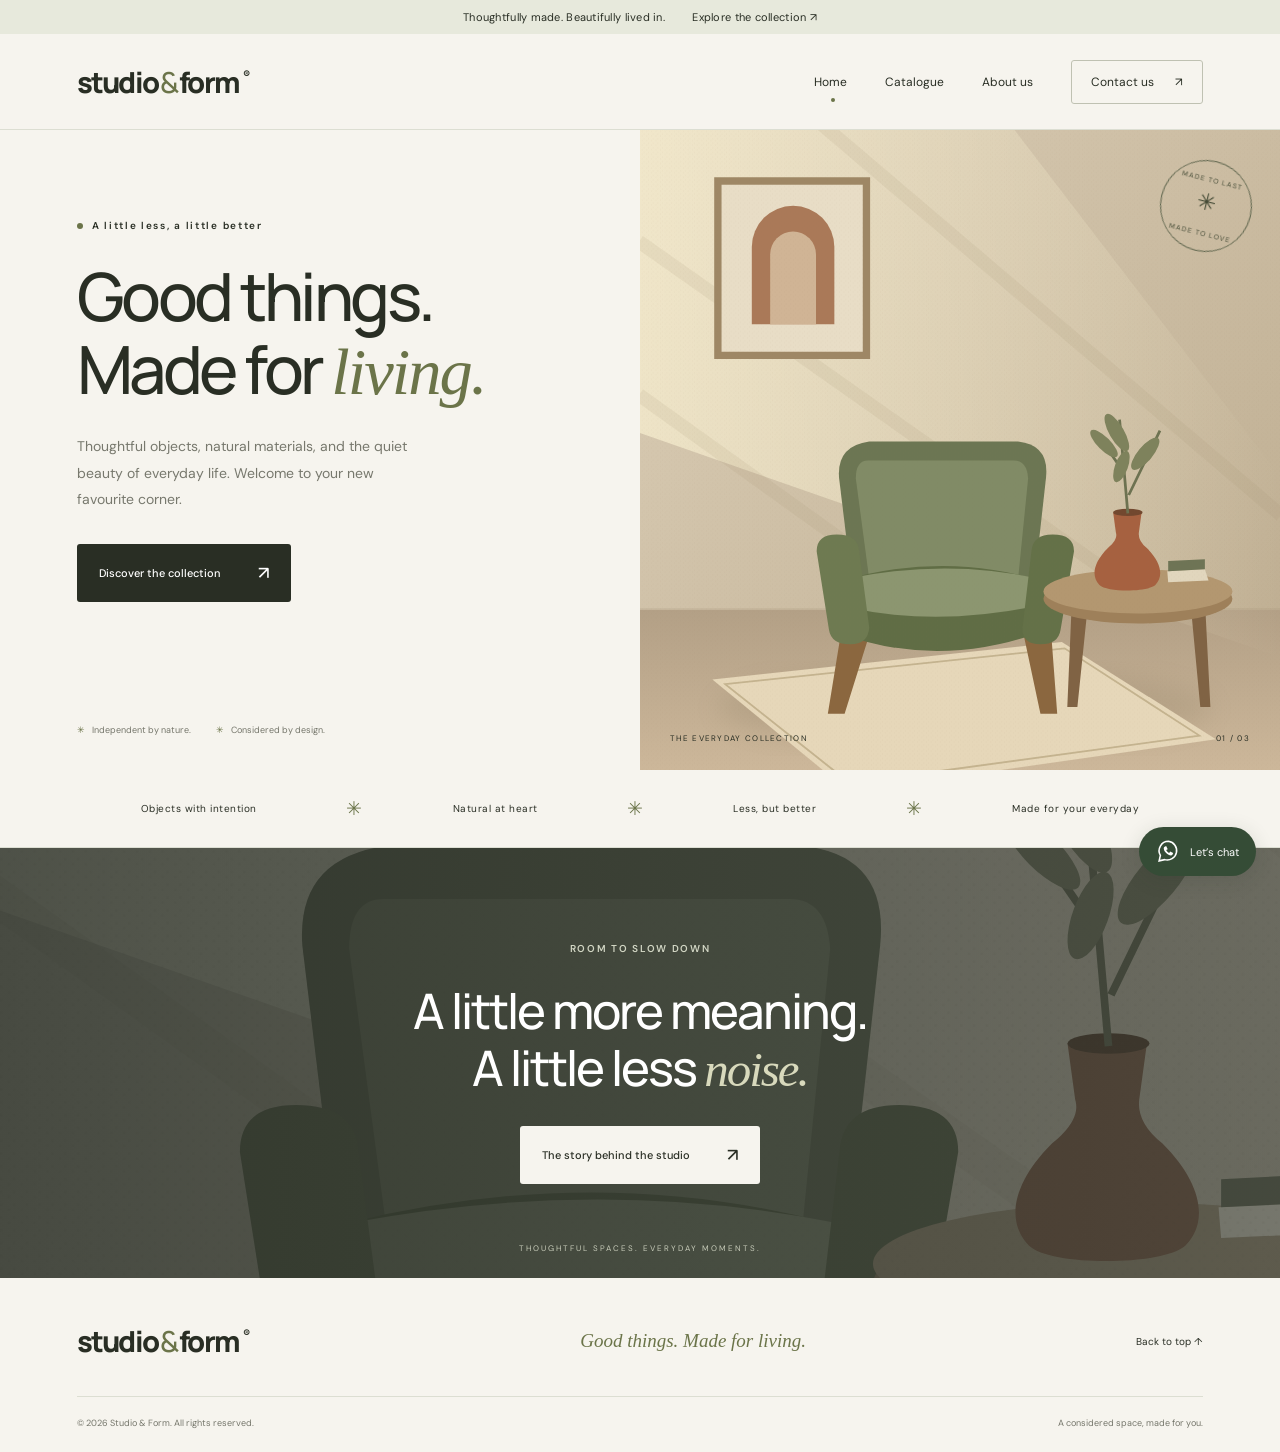
<file: index.html>
<!DOCTYPE html>
<html lang="en">
<head>
  <meta charset="UTF-8">
  <meta name="viewport" content="width=device-width, initial-scale=1">
  <meta name="description" content="A considered collection of everyday objects. Discover the Studio & Form static business website template.">
  <meta name="theme-color" content="#f4f1ea">
  <title>Home — Studio & Form</title>
  <link rel="stylesheet" href="styles.css">
  <script src="script.js" defer></script>
</head>
<body>
  <a class="skip-link" href="#main">Skip to content</a>
  <div class="announcement">Thoughtfully made. Beautifully lived in. <span>Explore the collection ↗</span></div>
  <header class="site-header">
    <a class="wordmark" href="index.html" aria-label="Studio and Form home">studio<span>&</span>form<span class="brand-dot">®</span></a>
    <button class="menu-toggle" aria-expanded="false" aria-controls="navigation">Menu <span>☰</span></button>
    <nav id="navigation" aria-label="Main navigation">
      <a class="active" aria-current="page" href="index.html">Home</a><a href="catalogue.html">Catalogue</a><a href="about.html">About us</a><a href="contact.html">Contact us <span>↗</span></a>
    </nav>
  </header>
  <main id="main">
    <section id="home" class="hero">
      <div class="hero-copy reveal"><p class="eyebrow"><span class="tiny-dot"></span> A little less, a little better</p><h1>Good things.<br>Made for <em>living.</em></h1><p class="intro">Thoughtful objects, natural materials, and the quiet beauty of everyday life. Welcome to your new favourite corner.</p><a class="button dark" href="catalogue.html">Discover the collection <span>↗</span></a><div class="hero-footnote"><span>Independent by nature.</span><span>Considered by design.</span></div></div>
      <div class="hero-visual"><img class="parallax-image" data-parallax="0.13" src="assets/interior.svg" alt="Illustrated sunlit interior with an olive chair, ceramic vessels and natural textures"><div class="image-label"><span>THE EVERYDAY COLLECTION</span><span>01 / 03</span></div><div class="round-stamp" aria-hidden="true">MADE TO LAST<br><span>✳</span><br>MADE TO LOVE</div></div>
    </section>
    <div class="values-strip"><span>Objects with intention</span><b>✳</b><span>Natural at heart</span><b>✳</b><span>Less, but better</span><b>✳</b><span>Made for your everyday</span></div>
    <section class="manifesto"><div class="manifesto-art parallax-image" data-parallax="0.08" aria-hidden="true"></div><div class="manifesto-content reveal"><p class="eyebrow">ROOM TO SLOW DOWN</p><h2>A little more meaning.<br>A little less <em>noise.</em></h2><a class="button light" href="about.html">The story behind the studio <span>↗</span></a></div><span class="manifesto-caption">THOUGHTFUL SPACES. EVERYDAY MOMENTS.</span></section>
  </main>
  <footer><div class="footer-top"><a class="wordmark" href="index.html">studio<span>&</span>form<span class="brand-dot">®</span></a><p>Good things. Made for living.</p><a href="#main">Back to top ↑</a></div><div class="footer-bottom"><span>© <span id="year"></span> Studio & Form. All rights reserved.</span><span>A considered space, made for you.</span></div></footer>
  <a class="whatsapp" data-whatsapp href="https://wa.me/27000000000" target="_blank" rel="noopener noreferrer" aria-label="Chat with us on WhatsApp"><svg viewBox="0 0 32 32" aria-hidden="true"><path d="M16 3a12 12 0 0 0-10.4 18L4 28l7-1.6A12 12 0 1 0 16 3Z" fill="none" stroke="currentColor" stroke-width="2"/><path d="M11 10c-2 1-1 5 2 8s7 4 8 2l1-2-4-2-1 2c-2-1-3-2-4-4l2-1-2-4Z" fill="currentColor"/></svg><span>Let’s chat</span></a>
</body>
</html>
</file>
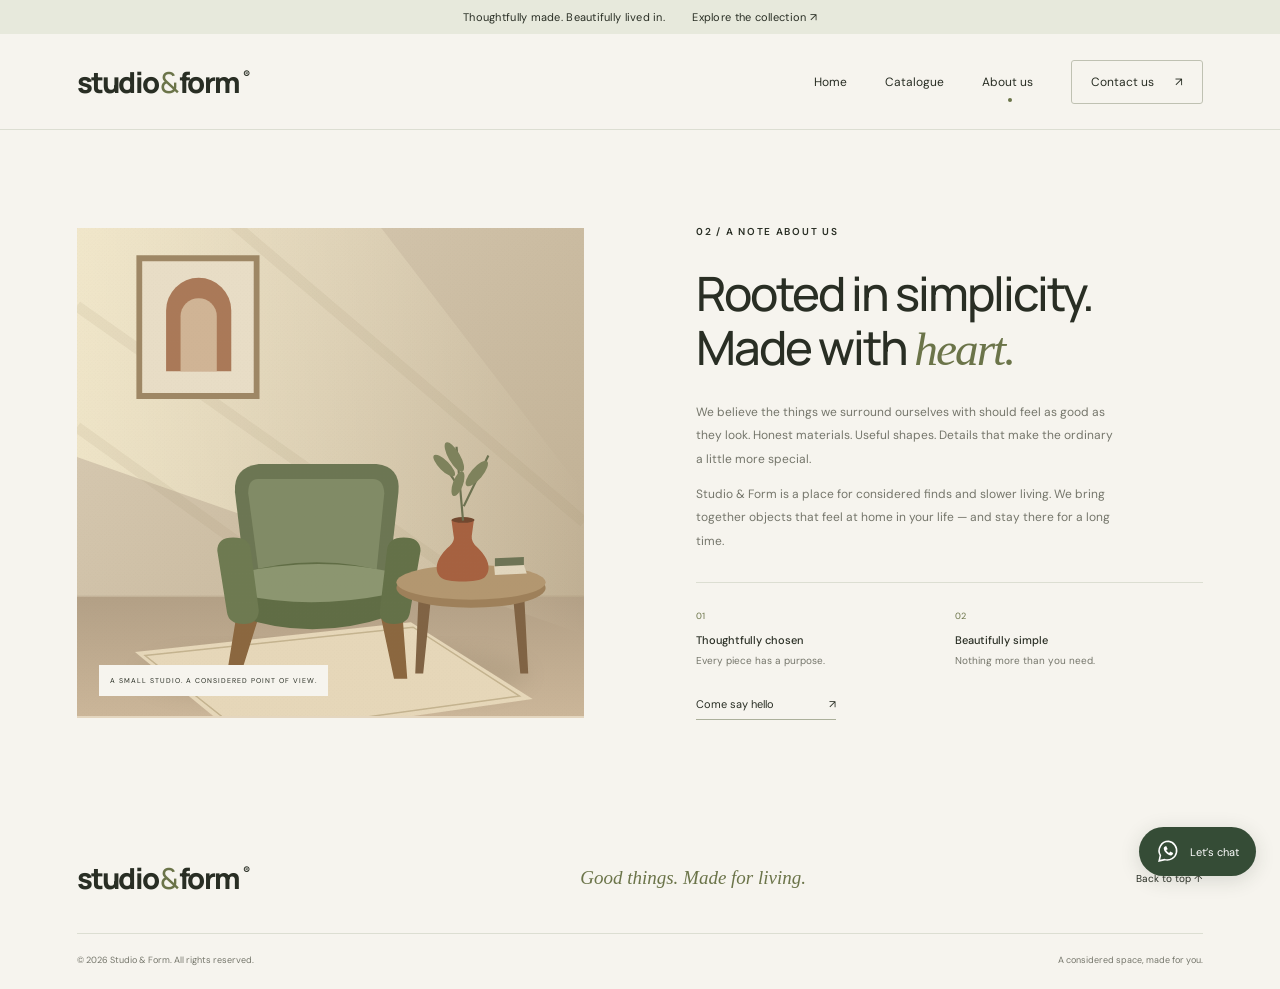
<file: about.html>
<!DOCTYPE html>
<html lang="en">
<head>
  <meta charset="UTF-8">
  <meta name="viewport" content="width=device-width, initial-scale=1">
  <meta name="description" content="A considered collection of everyday objects. Discover the Studio & Form static business website template.">
  <meta name="theme-color" content="#f4f1ea">
  <title>About Us — Studio & Form</title>
  <link rel="stylesheet" href="styles.css">
  <script src="script.js" defer></script>
</head>
<body>
  <a class="skip-link" href="#main">Skip to content</a>
  <div class="announcement">Thoughtfully made. Beautifully lived in. <span>Explore the collection ↗</span></div>
  <header class="site-header">
    <a class="wordmark" href="index.html" aria-label="Studio and Form home">studio<span>&</span>form<span class="brand-dot">®</span></a>
    <button class="menu-toggle" aria-expanded="false" aria-controls="navigation">Menu <span>☰</span></button>
    <nav id="navigation" aria-label="Main navigation">
      <a href="index.html">Home</a><a href="catalogue.html">Catalogue</a><a class="active" aria-current="page" href="about.html">About us</a><a href="contact.html">Contact us <span>↗</span></a>
    </nav>
  </header>
  <main id="main">
    <section id="about" class="section page-section about"><div class="about-art reveal"><img class="parallax-image" data-parallax="0.08" src="assets/interior.svg" alt="Warm studio corner with handcrafted home objects" loading="lazy"><span class="art-caption">A SMALL STUDIO. A CONSIDERED POINT OF VIEW.</span></div><div class="about-copy reveal"><p class="eyebrow">02 / A NOTE ABOUT US</p><h2>Rooted in simplicity.<br>Made with <em>heart.</em></h2><p>We believe the things we surround ourselves with should feel as good as they look. Honest materials. Useful shapes. Details that make the ordinary a little more special.</p><p>Studio & Form is a place for considered finds and slower living. We bring together objects that feel at home in your life — and stay there for a long time.</p><div class="about-values"><div><span>01</span><h3>Thoughtfully chosen</h3><p>Every piece has a purpose.</p></div><div><span>02</span><h3>Beautifully simple</h3><p>Nothing more than you need.</p></div></div><a class="text-link" href="contact.html">Come say hello <span>↗</span></a></div></section>
  </main>
  <footer><div class="footer-top"><a class="wordmark" href="index.html">studio<span>&</span>form<span class="brand-dot">®</span></a><p>Good things. Made for living.</p><a href="#main">Back to top ↑</a></div><div class="footer-bottom"><span>© <span id="year"></span> Studio & Form. All rights reserved.</span><span>A considered space, made for you.</span></div></footer>
  <a class="whatsapp" data-whatsapp href="https://wa.me/27000000000" target="_blank" rel="noopener noreferrer" aria-label="Chat with us on WhatsApp"><svg viewBox="0 0 32 32" aria-hidden="true"><path d="M16 3a12 12 0 0 0-10.4 18L4 28l7-1.6A12 12 0 1 0 16 3Z" fill="none" stroke="currentColor" stroke-width="2"/><path d="M11 10c-2 1-1 5 2 8s7 4 8 2l1-2-4-2-1 2c-2-1-3-2-4-4l2-1-2-4Z" fill="currentColor"/></svg><span>Let’s chat</span></a>
</body>
</html>
</file>
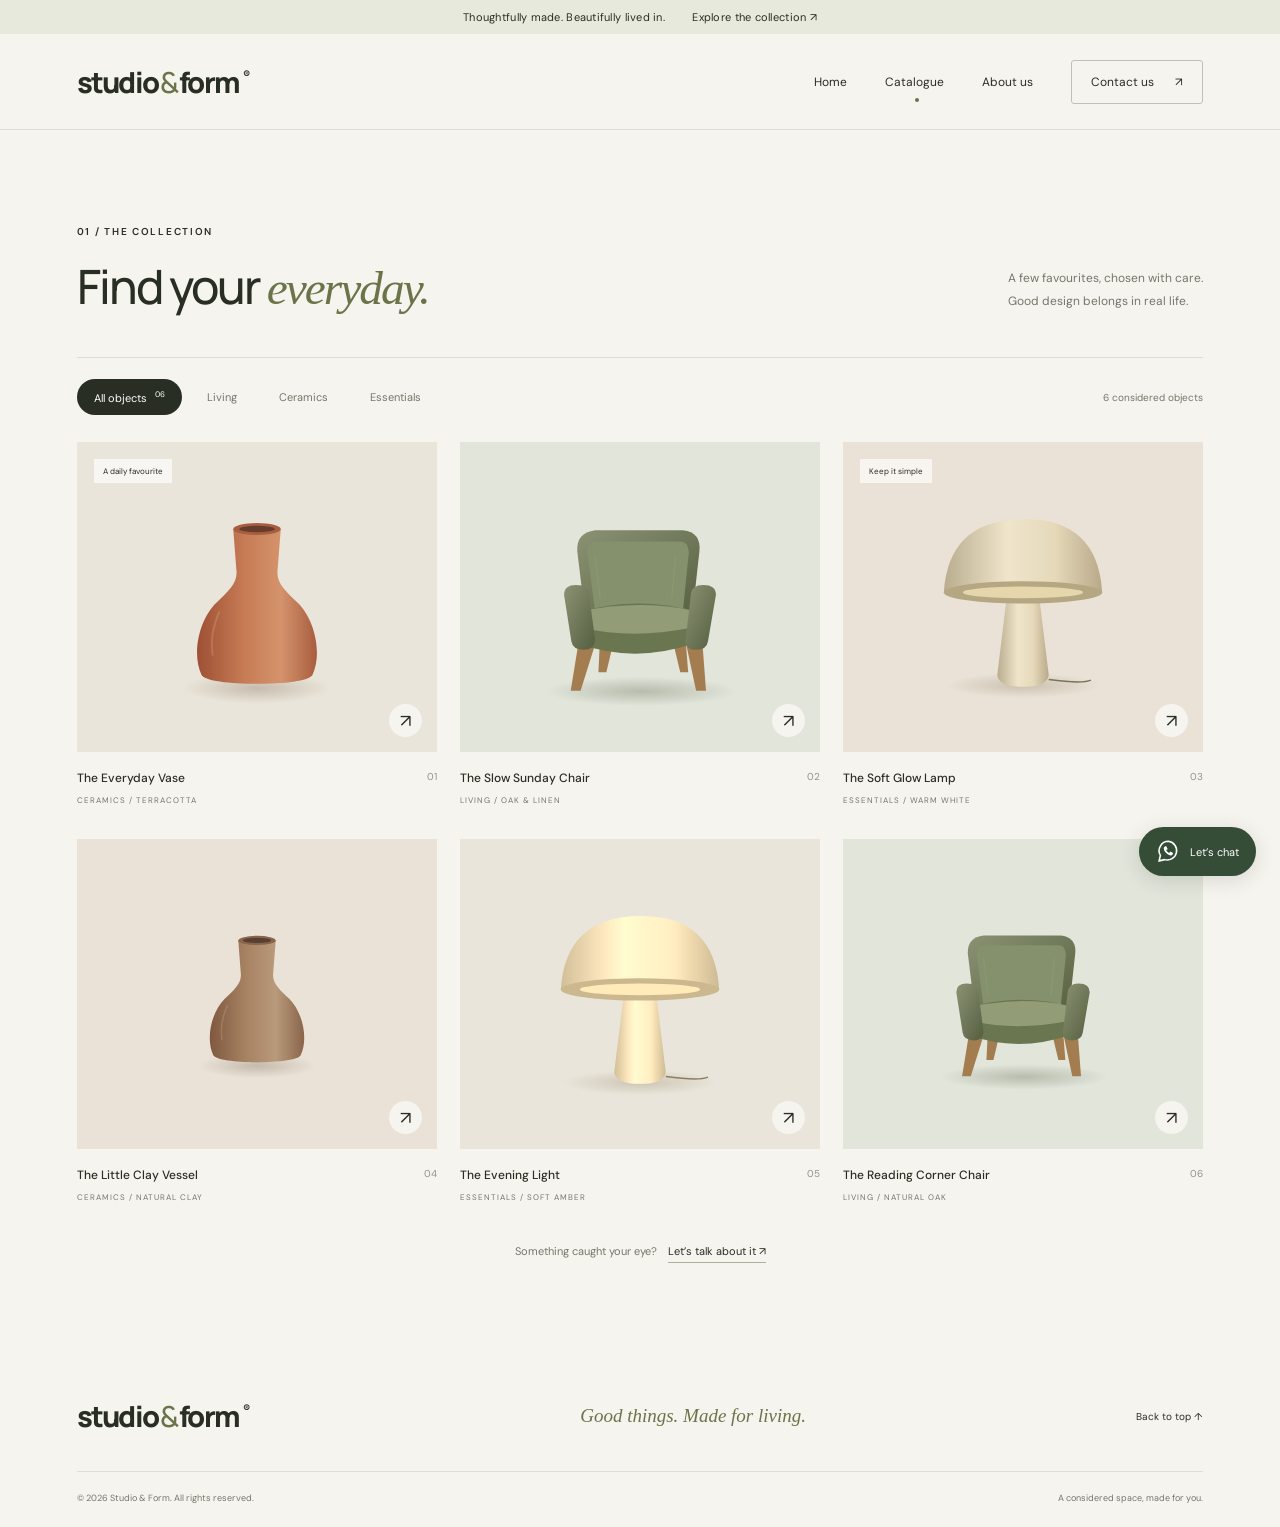
<file: catalogue.html>
<!DOCTYPE html>
<html lang="en">
<head>
  <meta charset="UTF-8">
  <meta name="viewport" content="width=device-width, initial-scale=1">
  <meta name="description" content="A considered collection of everyday objects. Discover the Studio & Form static business website template.">
  <meta name="theme-color" content="#f4f1ea">
  <title>Catalogue — Studio & Form</title>
  <link rel="stylesheet" href="styles.css">
  <script src="script.js" defer></script>
</head>
<body>
  <a class="skip-link" href="#main">Skip to content</a>
  <div class="announcement">Thoughtfully made. Beautifully lived in. <span>Explore the collection ↗</span></div>
  <header class="site-header">
    <a class="wordmark" href="index.html" aria-label="Studio and Form home">studio<span>&</span>form<span class="brand-dot">®</span></a>
    <button class="menu-toggle" aria-expanded="false" aria-controls="navigation">Menu <span>☰</span></button>
    <nav id="navigation" aria-label="Main navigation">
      <a href="index.html">Home</a><a class="active" aria-current="page" href="catalogue.html">Catalogue</a><a href="about.html">About us</a><a href="contact.html">Contact us <span>↗</span></a>
    </nav>
  </header>
  <main id="main">
    <section id="catalogue" class="section page-section catalogue">
      <div class="section-heading reveal"><div><p class="eyebrow">01 / THE COLLECTION</p><h2>Find your <em>everyday.</em></h2></div><p>A few favourites, chosen with care.<br>Good design belongs in real life.</p></div>
      <div class="catalogue-toolbar"><div class="filters" role="group" aria-label="Filter collection"><button class="selected" data-filter="all" aria-pressed="true">All objects <sup>06</sup></button><button data-filter="living" aria-pressed="false">Living</button><button data-filter="ceramics" aria-pressed="false">Ceramics</button><button data-filter="essentials" aria-pressed="false">Essentials</button></div><span class="collection-count" aria-live="polite">6 considered objects</span></div>
      <div class="product-grid">
        <article class="product reveal" data-category="ceramics"><div class="product-image sand"><span class="tag">A daily favourite</span><img src="assets/vase.svg" alt="Sculptural terracotta ceramic vase" loading="lazy"><a class="product-link" href="contact.html?product=The%20Everyday%20Vase" data-product="The Everyday Vase" aria-label="Enquire about The Everyday Vase">↗</a></div><div class="product-details"><h3>The Everyday Vase</h3><span>01</span><p>CERAMICS / TERRACOTTA</p></div></article>
        <article class="product reveal" data-category="living"><div class="product-image sage"><img src="assets/chair.svg" alt="Olive upholstered lounge chair with oak legs" loading="lazy"><a class="product-link" href="contact.html?product=The%20Slow%20Sunday%20Chair" data-product="The Slow Sunday Chair" aria-label="Enquire about The Slow Sunday Chair">↗</a></div><div class="product-details"><h3>The Slow Sunday Chair</h3><span>02</span><p>LIVING / OAK & LINEN</p></div></article>
        <article class="product reveal" data-category="essentials"><div class="product-image peach"><span class="tag">Keep it simple</span><img src="assets/lamp.svg" alt="Warm cream sculptural table lamp" loading="lazy"><a class="product-link" href="contact.html?product=The%20Soft%20Glow%20Lamp" data-product="The Soft Glow Lamp" aria-label="Enquire about The Soft Glow Lamp">↗</a></div><div class="product-details"><h3>The Soft Glow Lamp</h3><span>03</span><p>ESSENTIALS / WARM WHITE</p></div></article>
        <article class="product reveal" data-category="ceramics"><div class="product-image peach"><img src="assets/vase.svg" class="small-vase" alt="Small rounded clay vessel" loading="lazy"><a class="product-link" href="contact.html?product=The%20Little%20Clay%20Vessel" data-product="The Little Clay Vessel" aria-label="Enquire about The Little Clay Vessel">↗</a></div><div class="product-details"><h3>The Little Clay Vessel</h3><span>04</span><p>CERAMICS / NATURAL CLAY</p></div></article>
        <article class="product reveal" data-category="essentials"><div class="product-image sand"><img src="assets/lamp.svg" class="warm-lamp" alt="Terracotta toned reading lamp" loading="lazy"><a class="product-link" href="contact.html?product=The%20Evening%20Light" data-product="The Evening Light" aria-label="Enquire about The Evening Light">↗</a></div><div class="product-details"><h3>The Evening Light</h3><span>05</span><p>ESSENTIALS / SOFT AMBER</p></div></article>
        <article class="product reveal" data-category="living"><div class="product-image sage"><img src="assets/chair.svg" class="small-chair" alt="Compact olive reading chair" loading="lazy"><a class="product-link" href="contact.html?product=The%20Reading%20Corner%20Chair" data-product="The Reading Corner Chair" aria-label="Enquire about The Reading Corner Chair">↗</a></div><div class="product-details"><h3>The Reading Corner Chair</h3><span>06</span><p>LIVING / NATURAL OAK</p></div></article>
      </div>
      <p class="catalogue-note">Something caught your eye? <a href="contact.html">Let’s talk about it ↗</a></p>
    </section>
  </main>
  <footer><div class="footer-top"><a class="wordmark" href="index.html">studio<span>&</span>form<span class="brand-dot">®</span></a><p>Good things. Made for living.</p><a href="#main">Back to top ↑</a></div><div class="footer-bottom"><span>© <span id="year"></span> Studio & Form. All rights reserved.</span><span>A considered space, made for you.</span></div></footer>
  <a class="whatsapp" data-whatsapp href="https://wa.me/27000000000" target="_blank" rel="noopener noreferrer" aria-label="Chat with us on WhatsApp"><svg viewBox="0 0 32 32" aria-hidden="true"><path d="M16 3a12 12 0 0 0-10.4 18L4 28l7-1.6A12 12 0 1 0 16 3Z" fill="none" stroke="currentColor" stroke-width="2"/><path d="M11 10c-2 1-1 5 2 8s7 4 8 2l1-2-4-2-1 2c-2-1-3-2-4-4l2-1-2-4Z" fill="currentColor"/></svg><span>Let’s chat</span></a>
</body>
</html>
</file>
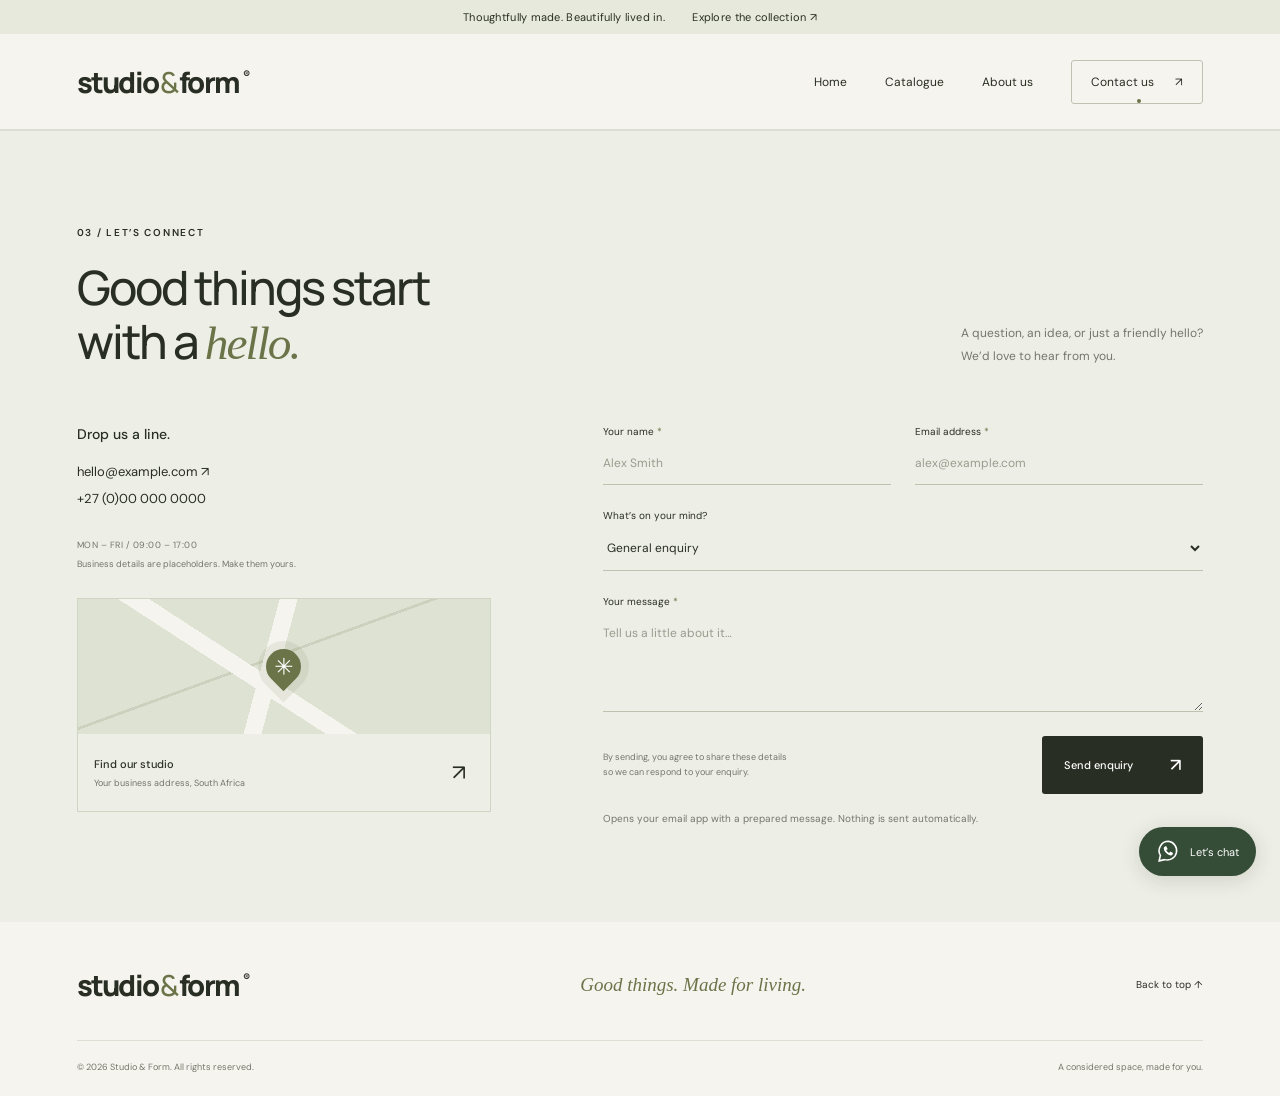
<file: contact.html>
<!DOCTYPE html>
<html lang="en">
<head>
  <meta charset="UTF-8">
  <meta name="viewport" content="width=device-width, initial-scale=1">
  <meta name="description" content="A considered collection of everyday objects. Discover the Studio & Form static business website template.">
  <meta name="theme-color" content="#f4f1ea">
  <title>Contact Us — Studio & Form</title>
  <link rel="stylesheet" href="styles.css">
  <script src="script.js" defer></script>
</head>
<body>
  <a class="skip-link" href="#main">Skip to content</a>
  <div class="announcement">Thoughtfully made. Beautifully lived in. <span>Explore the collection ↗</span></div>
  <header class="site-header">
    <a class="wordmark" href="index.html" aria-label="Studio and Form home">studio<span>&</span>form<span class="brand-dot">®</span></a>
    <button class="menu-toggle" aria-expanded="false" aria-controls="navigation">Menu <span>☰</span></button>
    <nav id="navigation" aria-label="Main navigation">
      <a href="index.html">Home</a><a href="catalogue.html">Catalogue</a><a href="about.html">About us</a><a class="active" aria-current="page" href="contact.html">Contact us <span>↗</span></a>
    </nav>
  </header>
  <main id="main">
    <section id="contact" class="section page-section contact"><div class="section-heading reveal"><div><p class="eyebrow">03 / LET’S CONNECT</p><h2>Good things start<br>with a <em>hello.</em></h2></div><p>A question, an idea, or just a friendly hello?<br>We’d love to hear from you.</p></div><div class="contact-grid"><div class="contact-info reveal"><h3>Drop us a line.</h3><a data-email href="mailto:hello@example.com">hello@example.com ↗</a><a data-phone href="tel:+27000000000">+27 (0)00 000 0000</a><p class="contact-small">MON – FRI / 09:00 – 17:00<br><span>Business details are placeholders. Make them yours.</span></p><div class="map-card"><div class="map-lines" aria-hidden="true"><span class="map-pin">✳</span></div><div class="map-details"><div><h3>Find our studio</h3><p data-address>Your business address, South Africa</p></div><a data-directions href="https://www.google.com/maps/dir/?api=1&destination=South+Africa" target="_blank" rel="noopener noreferrer" aria-label="Get Google Maps directions">↗</a></div></div></div>
      <form id="contact-form" class="contact-form reveal"><div class="field-row"><label>Your name <span>*</span><input name="name" autocomplete="name" placeholder="Alex Smith" required maxlength="100"></label><label>Email address <span>*</span><input name="email" type="email" autocomplete="email" placeholder="alex@example.com" required maxlength="254"></label></div><label>What’s on your mind?<select name="subject"><option>General enquiry</option><option>Product enquiry</option><option>Collaborations</option><option>Something else</option></select></label><label>Your message <span>*</span><textarea name="message" rows="4" placeholder="Tell us a little about it…" required maxlength="5000"></textarea></label><div class="form-bottom"><p>By sending, you agree to share these details<br>so we can respond to your enquiry.</p><button class="button dark" type="submit">Send enquiry <span>↗</span></button></div><p class="form-status" role="status" aria-live="polite">Opens your email app with a prepared message. Nothing is sent automatically.</p></form></div></section>
  </main>
  <footer><div class="footer-top"><a class="wordmark" href="index.html">studio<span>&</span>form<span class="brand-dot">®</span></a><p>Good things. Made for living.</p><a href="#main">Back to top ↑</a></div><div class="footer-bottom"><span>© <span id="year"></span> Studio & Form. All rights reserved.</span><span>A considered space, made for you.</span></div></footer>
  <a class="whatsapp" data-whatsapp href="https://wa.me/27000000000" target="_blank" rel="noopener noreferrer" aria-label="Chat with us on WhatsApp"><svg viewBox="0 0 32 32" aria-hidden="true"><path d="M16 3a12 12 0 0 0-10.4 18L4 28l7-1.6A12 12 0 1 0 16 3Z" fill="none" stroke="currentColor" stroke-width="2"/><path d="M11 10c-2 1-1 5 2 8s7 4 8 2l1-2-4-2-1 2c-2-1-3-2-4-4l2-1-2-4Z" fill="currentColor"/></svg><span>Let’s chat</span></a>
</body>
</html>
</file>
<file: styles.css>
@import url('https://fonts.googleapis.com/css2?family=DM+Sans:wght@400;500;600;700&family=Manrope:wght@400;500;600;700;800&display=swap');
:root{--paper:#f6f4ee;--ink:#292e24;--muted:#75766b;--line:#dcded2;--olive:#6b7449;--serif:Georgia,'Times New Roman',serif}*{box-sizing:border-box}html{scroll-behavior:smooth;scroll-padding-top:100px}body{margin:0;background:var(--paper);color:var(--ink);font-family:'DM Sans',Arial,sans-serif;font-size:14px}a{color:inherit;text-decoration:none}button,input,textarea,select{font:inherit}button,a,input,select,textarea{-webkit-tap-highlight-color:transparent}a:focus-visible,button:focus-visible,input:focus-visible,textarea:focus-visible,select:focus-visible{outline:2px solid var(--olive);outline-offset:5px}button{cursor:pointer}img{max-width:100%;display:block}.announcement{background:#e7e9dc;text-align:center;padding:10px 24px;font-size:11px;letter-spacing:.025em}.announcement span{margin-left:24px}.site-header{height:96px;padding:0 6%;display:flex;align-items:center;justify-content:space-between;border-bottom:1px solid var(--line);position:sticky;top:0;background:rgba(246,244,238,.96);backdrop-filter:blur(15px);z-index:20}.wordmark{font-family:'Manrope',Arial,sans-serif;font-size:29px;font-weight:800;letter-spacing:-1.8px;white-space:nowrap}.wordmark>span:first-child{color:var(--olive);font-weight:500;padding:0 2px}.wordmark .brand-dot{font-size:11px;vertical-align:top;letter-spacing:0;margin:5px 0 0 4px;display:inline-block}nav{display:flex;align-items:center;gap:38px}nav a{font-size:12px;padding:12px 0;position:relative}nav a.active:after{content:'';height:4px;width:4px;border-radius:50%;background:var(--olive);position:absolute;bottom:0;left:50%}nav a:last-child{border:1px solid #bfc1b2;padding:13px 19px;border-radius:3px}nav a span{margin-left:18px}.menu-toggle{display:none}.hero{display:grid;grid-template-columns:1fr 1fr;min-height:640px}.hero-copy{padding:89px 8% 34px 12%;display:flex;align-items:flex-start;flex-direction:column}.eyebrow{font-size:10px;letter-spacing:1.7px;font-weight:600;margin:0 0 28px;display:flex;align-items:center;gap:9px}.tiny-dot{width:6px;height:6px;background:var(--olive);border-radius:50%}h1,h2,h3,p{margin-top:0}h1,h2{font-family:'Manrope',Arial,sans-serif;font-weight:500;letter-spacing:-3.5px}h1{font-size:clamp(48px,5.2vw,78px);line-height:1.09;margin-bottom:25px}h1 em,h2 em{font-family:var(--serif);font-weight:400;letter-spacing:-2px;color:var(--olive)}.intro{font-size:14px;line-height:1.9;max-width:340px;color:#77786d;margin-bottom:31px}.button{display:inline-flex;align-items:center;justify-content:space-between;gap:37px;padding:17px 22px;border:0;border-radius:3px;font-size:11px;font-weight:500;transition:transform .2s,background .2s}.button:hover{transform:translateY(-3px)}.dark{background:var(--ink);color:#fff}.dark:hover{background:var(--olive)}.light{background:var(--paper);color:var(--ink)}.button span{font-size:18px}.hero-footnote{margin-top:auto;padding-top:57px;display:flex;gap:25px;font-size:9px;color:var(--muted)}.hero-footnote span:before{content:'✳';margin-right:7px;color:var(--olive)}.hero-visual{position:relative;overflow:hidden;background:#d6c7af;min-height:640px}.hero-visual>img{width:100%;height:115%;object-fit:cover;position:absolute;top:-7.5%;will-change:transform}.image-label{position:absolute;bottom:27px;left:30px;right:30px;display:flex;justify-content:space-between;font-size:8px;letter-spacing:1.3px}.round-stamp{position:absolute;right:28px;top:30px;width:92px;height:92px;border:1px solid #5c634b;border-radius:50%;display:grid;place-content:center;text-align:center;font-size:7px;letter-spacing:1px;color:#454b36;transform:rotate(14deg)}.round-stamp span{font-size:23px;padding:3px}.values-strip{display:flex;align-items:center;justify-content:space-evenly;padding:26px 4%;border-bottom:1px solid var(--line);font-size:10px;letter-spacing:.5px}.values-strip b{font-size:19px;color:var(--olive);font-weight:400}.section{padding:95px 6%}.section-heading{display:flex;justify-content:space-between;align-items:flex-end;margin-bottom:42px}.section-heading .eyebrow{margin-bottom:21px}.section-heading h2,h2{font-size:clamp(34px,3.7vw,52px);line-height:1.15;margin-bottom:0;letter-spacing:-2px}.section-heading>p{font-size:12px;line-height:1.9;color:var(--muted);margin-bottom:3px}.catalogue-toolbar{display:flex;justify-content:space-between;align-items:center;border-top:1px solid var(--line);padding:21px 0 27px}.filters{display:flex;gap:8px}.filters button{border:1px solid transparent;border-radius:20px;padding:9px 16px;background:none;color:var(--muted);font-size:11px}.filters button.selected{background:var(--ink);color:white}.filters sup{font-size:8px;margin-left:5px}.collection-count{font-size:10px;color:var(--muted)}.product-grid{display:grid;grid-template-columns:repeat(3,1fr);gap:34px 23px}.product[hidden]{display:none}.product-image{height:310px;position:relative;overflow:hidden;display:grid;place-items:center}.sand{background:#eae5da}.sage{background:#e1e5da}.peach{background:#ebe2d7}.product-image>img{height:85%;width:85%;object-fit:contain;transition:transform .7s cubic-bezier(.2,.7,.2,1)}.product:hover .product-image>img{transform:scale(1.06) rotate(-2deg)}.product-image>img.small-vase{height:67%;filter:hue-rotate(10deg) saturate(.6)}.product-image>img.small-chair{height:75%}.product-image>img.warm-lamp{filter:sepia(.5)}.tag{position:absolute;top:17px;left:17px;font-size:8px;background:rgba(255,255,255,.65);padding:7px 9px;z-index:1}.product-link{position:absolute;bottom:15px;right:15px;width:33px;height:33px;border-radius:50%;background:var(--paper);display:grid;place-items:center;font-size:18px;transition:background .2s}.product-link:hover{background:#ccd0b9}.product-details{display:grid;grid-template-columns:1fr auto;padding-top:18px}.product-details h3{font-size:12px;font-weight:500;margin:0 0 9px}.product-details>span{font-size:10px;color:#929387}.product-details p{font-size:8px;letter-spacing:1px;color:var(--muted);margin:0}.catalogue-note{text-align:center;margin:42px 0 0;font-size:11px;color:var(--muted)}.catalogue-note a{color:var(--ink);border-bottom:1px solid #adb19b;margin-left:8px;padding-bottom:4px}.manifesto{position:relative;min-height:430px;overflow:hidden;display:grid;place-items:center;text-align:center;background:#404b35;color:#fff}.manifesto-art{position:absolute;inset:-20%;background:linear-gradient(90deg,rgba(25,37,22,.8),rgba(29,41,23,.5)),url('assets/interior.svg') center 60%/cover;filter:saturate(.5)}.manifesto-content{z-index:1;padding:65px 20px}.manifesto .eyebrow{justify-content:center;color:#d2d6c4}.manifesto h2{margin-bottom:28px;font-size:49px;letter-spacing:-2px}.manifesto h2 em{color:#d8d9bc}.manifesto-caption{position:absolute;bottom:25px;font-size:8px;letter-spacing:2px;color:#c7cbb9}.about{display:grid;grid-template-columns:1fr 1fr;gap:10%;align-items:center}.about-art{height:490px;background:#e4d6bf;position:relative;overflow:hidden}.about-art img{height:100%;width:100%;object-fit:cover;object-position:40% 50%;transform:scale(1.15)}.art-caption{position:absolute;bottom:22px;left:22px;background:var(--paper);padding:11px;font-size:7px;letter-spacing:1px}.about-copy>p:not(.eyebrow){font-size:12px;line-height:1.95;color:var(--muted);max-width:420px}.about-copy h2{margin-bottom:24px}.about-values{display:grid;grid-template-columns:1fr 1fr;border-top:1px solid var(--line);margin:29px 0 27px;padding-top:22px;gap:10px}.about-values span{font-size:9px;color:var(--olive)}.about-values h3{font-size:11px;font-weight:500;margin:10px 0 7px}.about-values p{font-size:10px;color:var(--muted);margin-bottom:0}.text-link{display:inline-flex;gap:55px;font-size:11px;border-bottom:1px solid #acb09b;padding-bottom:8px}.contact{background:#edeee5;border-top:1px solid var(--line)}.contact .section-heading{margin-bottom:54px}.contact-grid{display:grid;grid-template-columns:1fr 1.45fr;gap:10%}.contact-info>h3{font-size:14px;font-weight:500;margin-bottom:15px}.contact-info>a{display:block;font-size:13px;line-height:2.1}.contact-small{font-size:9px;line-height:2.2;letter-spacing:.5px;margin:23px 0;color:var(--muted)}.contact-small span{font-size:9px;letter-spacing:0}.map-card{border:1px solid #d1d5c3}.map-lines{height:135px;background-color:#dee2d3;background-image:linear-gradient(33deg,transparent 40%,#f6f4ee 40%,#f6f4ee 45%,transparent 45%),linear-gradient(105deg,transparent 45%,#f6f4ee 45%,#f6f4ee 49%,transparent 49%),linear-gradient(160deg,transparent 45%,#cbd1bd 45%,#cbd1bd 46%,transparent 46%);display:grid;place-items:center}.map-pin{background:var(--olive);color:white;width:35px;height:35px;display:grid;place-items:center;border-radius:50% 50% 50% 0;transform:rotate(-45deg);font-size:23px;box-shadow:0 0 0 8px #6b74491c}.map-details{padding:16px;display:flex;align-items:center;justify-content:space-between}.map-details h3{font-size:11px;margin:0 0 6px;font-weight:500}.map-details p{font-size:9px;color:var(--muted);margin:0}.map-details>a{font-size:22px;padding:8px}.contact-form label{display:block;font-size:10px;margin-bottom:24px}.contact-form label>span{color:var(--olive)}.field-row{display:grid;grid-template-columns:1fr 1fr;gap:24px}input,textarea,select{display:block;width:100%;background:transparent;border:0;border-bottom:1px solid #bdc3af;border-radius:0;padding:13px 0;color:var(--ink);font-size:12px;margin-top:4px}textarea{resize:vertical;min-height:100px}input::placeholder,textarea::placeholder{color:#999c8e}.form-bottom{display:flex;justify-content:space-between;align-items:center;gap:16px}.form-bottom p{font-size:9px;line-height:1.7;color:var(--muted);margin:0}.form-status{font-size:10px;color:var(--muted);line-height:1.6;margin:17px 0 0}footer{padding:43px 6% 23px}.footer-top{display:flex;justify-content:space-between;align-items:center;padding-bottom:35px}.footer-top p{font-family:var(--serif);font-style:italic;font-size:19px;color:var(--olive);margin:0}.footer-top>a:last-child{font-size:10px}.footer-bottom{border-top:1px solid var(--line);padding-top:20px;display:flex;justify-content:space-between;color:var(--muted);font-size:9px}.whatsapp{position:fixed;bottom:24px;right:24px;z-index:30;display:flex;align-items:center;gap:9px;padding:12px 17px;background:#354c36;color:#fff;border-radius:40px;box-shadow:0 4px 20px #28342826;transition:transform .2s}.whatsapp:hover{transform:translateY(-4px)}.whatsapp svg{width:25px;height:25px}.whatsapp span{font-size:11px}.skip-link{position:fixed;top:-60px;left:12px;background:white;z-index:100;padding:12px}.skip-link:focus{top:10px}.js .reveal{opacity:0;transform:translateY(20px);transition:opacity .8s,transform .8s}.js .reveal.visible{opacity:1;transform:none}
@media(min-width:1500px){.hero-copy{padding-top:120px}.hero,.hero-visual{min-height:750px}.product-image{height:380px}.section{padding-top:110px;padding-bottom:110px}}@media(max-width:900px){.site-header{padding:0 5%;height:80px}nav{gap:20px}.hero-copy{padding:65px 8% 30px 10%}h1{font-size:49px}.hero,.hero-visual{min-height:575px}.hero-footnote{flex-direction:column;gap:8px}.section{padding:65px 5%}.product-image{height:240px}.about{gap:6%}.about-art{height:430px}.contact-grid{gap:6%;grid-template-columns:1fr 1.2fr}.field-row{gap:15px}.form-bottom{align-items:flex-start;flex-direction:column}.round-stamp{width:75px;height:75px;right:20px;top:20px}}@media(max-width:640px){html{scroll-padding-top:73px}.announcement{font-size:9px}.announcement span{display:none}.site-header{height:73px}.wordmark{font-size:25px}.menu-toggle{display:flex;gap:15px;align-items:center;border:0;background:none;font-size:12px;padding:12px 0}nav{position:absolute;top:73px;left:0;right:0;background:var(--paper);padding:20px 5% 28px;display:none;border-bottom:1px solid var(--line)}nav.open{display:flex;flex-direction:column;align-items:stretch;gap:8px}nav a.active:after{left:auto;right:8px;bottom:18px}nav a:last-child{margin-top:5px}.hero{grid-template-columns:1fr}.hero-copy{padding:51px 6% 33px}.eyebrow{font-size:9px;margin-bottom:23px}h1{font-size:57px;letter-spacing:-3px}.intro{max-width:330px;font-size:13px}.hero-footnote{flex-direction:row;gap:20px;padding-top:32px;font-size:8px}.hero-visual{min-height:420px}.hero-visual>img{object-position:center 60%}.image-label{font-size:7px}.values-strip{flex-wrap:wrap;gap:15px;padding:21px 4%;font-size:9px}.values-strip span:nth-of-type(n+3),.values-strip b:last-child,.values-strip b:nth-of-type(2){display:none}.section{padding:56px 6%}.section-heading{display:block;margin-bottom:28px}.section-heading h2,h2{font-size:36px}.section-heading>p{margin:20px 0 0;font-size:11px}.catalogue-toolbar{padding:16px 0 23px}.filters{gap:0}.filters button{font-size:10px;padding:8px 10px}.collection-count{display:none}.product-grid{grid-template-columns:1fr 1fr;gap:25px 14px}.product-image{height:205px}.tag{top:10px;left:10px;font-size:6px;padding:5px}.product-details h3{font-size:11px;line-height:1.5}.product-details p{font-size:6px;letter-spacing:.6px}.product-details>span{font-size:8px}.product-link{height:28px;width:28px;right:10px;bottom:10px}.catalogue-note{line-height:2;font-size:10px}.manifesto{min-height:350px}.manifesto h2{font-size:36px}.manifesto-caption{font-size:6px}.about{grid-template-columns:1fr;gap:37px}.about-art{height:360px}.about-copy>p:not(.eyebrow){max-width:none}.contact-grid{grid-template-columns:1fr;gap:38px}.contact .section-heading{margin-bottom:32px}.map-lines{height:145px}.field-row{grid-template-columns:1fr;gap:0}.form-bottom{flex-direction:column-reverse;gap:18px}.form-bottom .button{width:100%}.footer-top{flex-wrap:wrap;gap:22px;padding-bottom:25px}.footer-top p{display:none}.footer-bottom{gap:15px;flex-direction:column;padding-bottom:60px}.whatsapp{bottom:18px;right:18px;padding:11px 14px}.whatsapp span{font-size:10px}}@media(prefers-reduced-motion:reduce){html{scroll-behavior:auto}*,*:before,*:after{transition:none!important;animation:none!important}.js .reveal{opacity:1;transform:none}.parallax-image{transform:none!important}}

/* Standalone page layouts */
.page-section{min-height:calc(100vh - 310px)}
</file>
